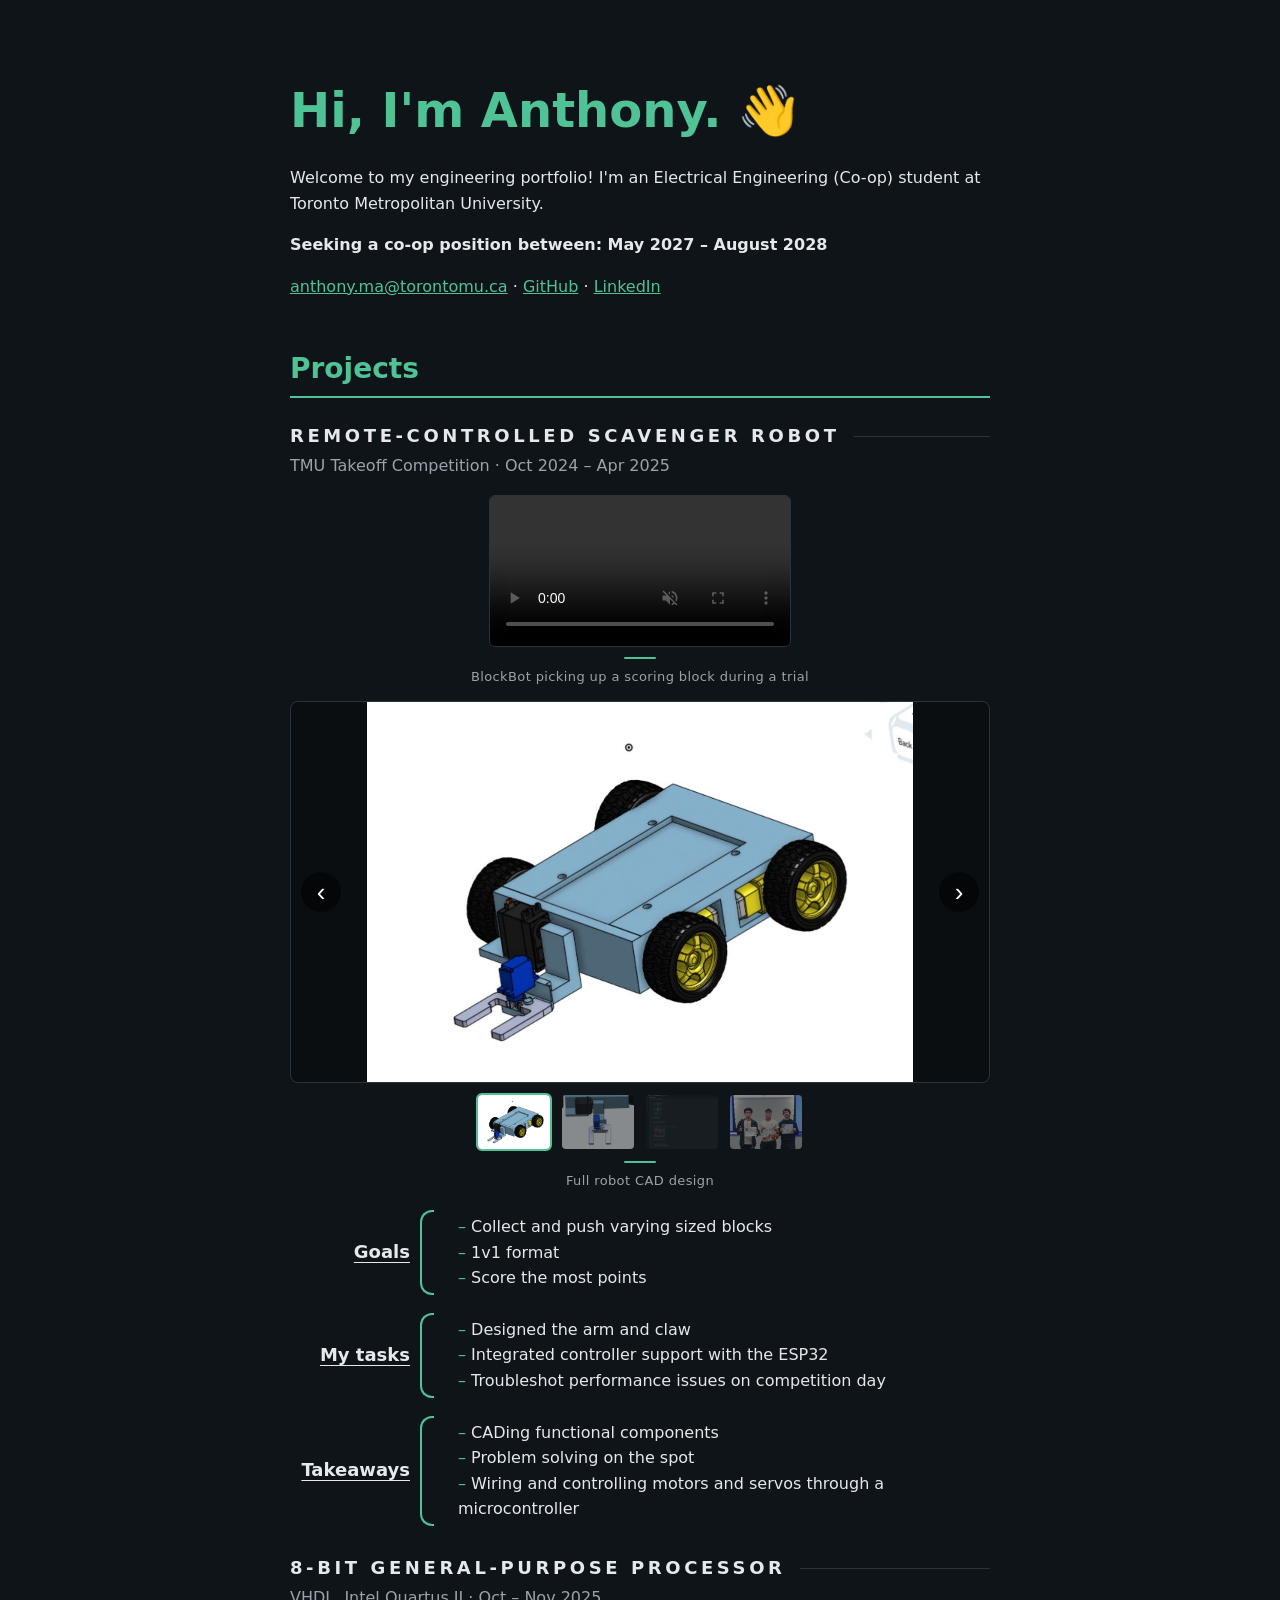
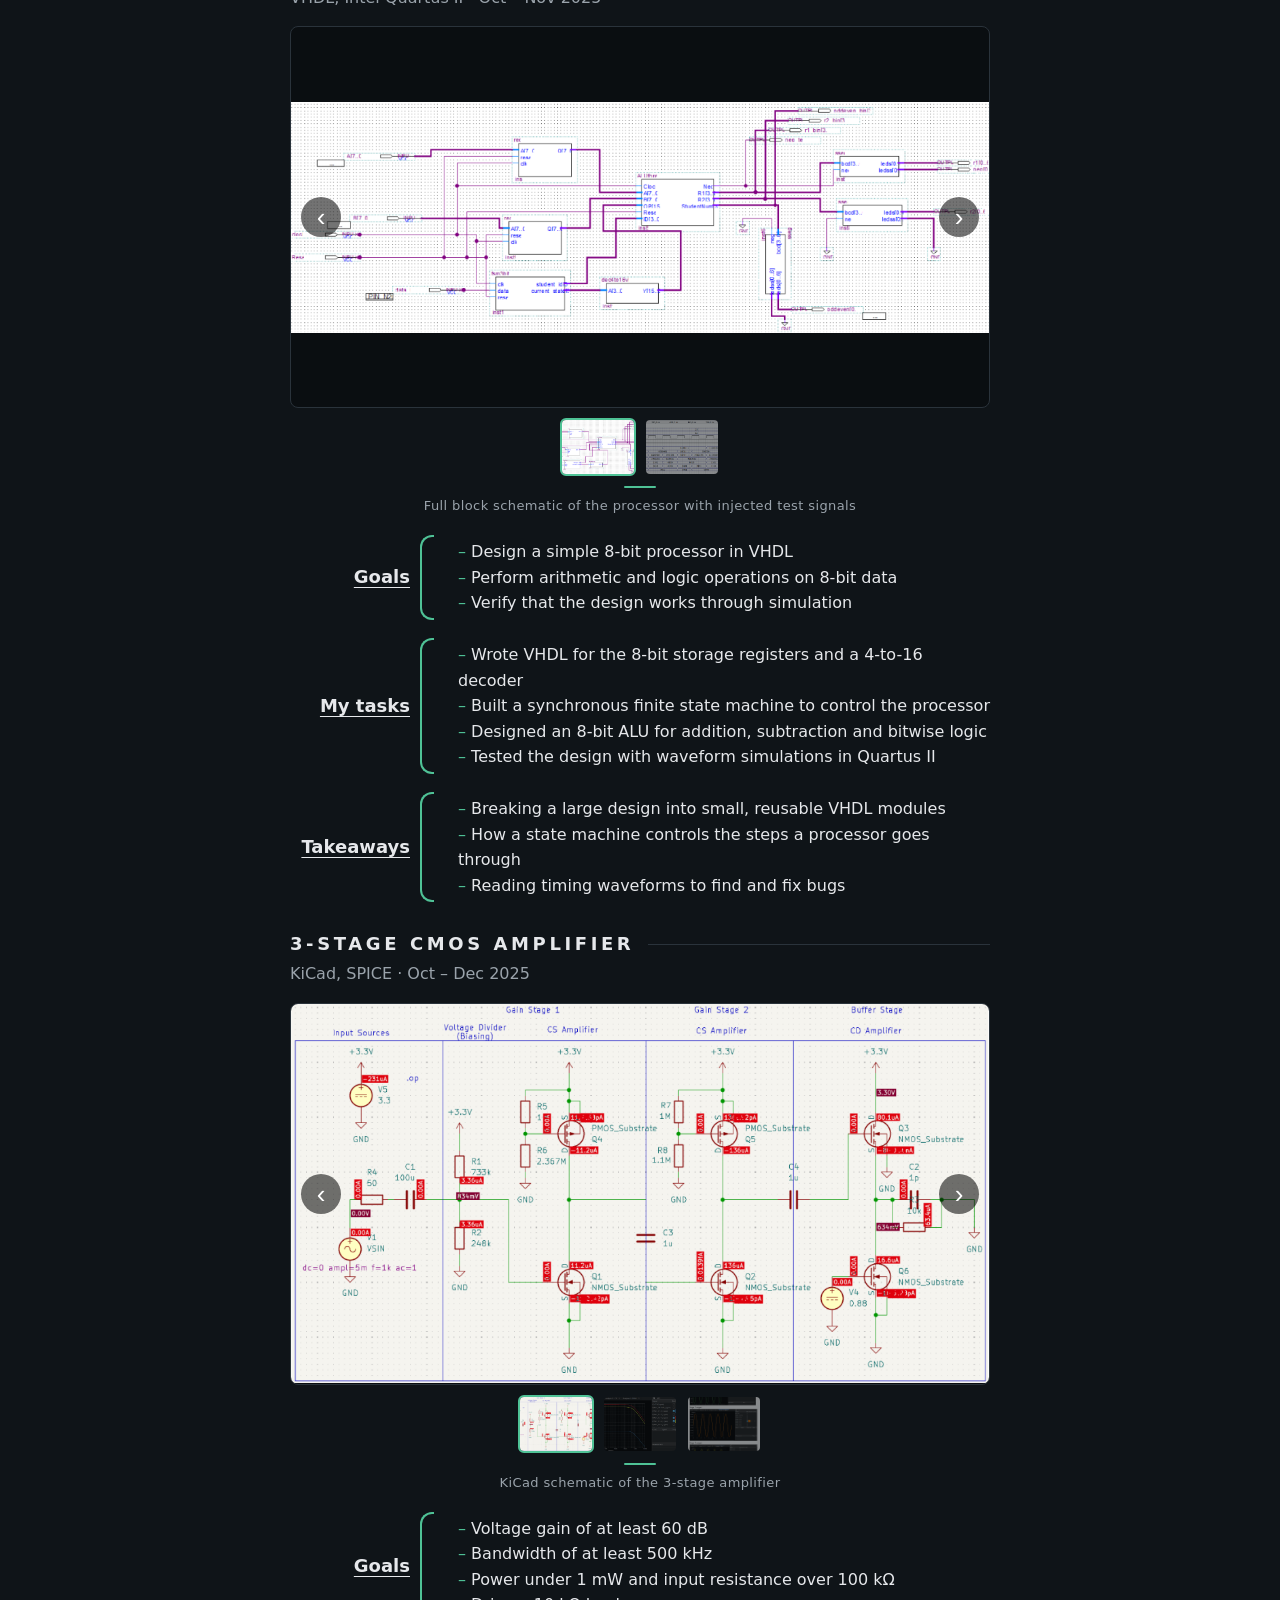
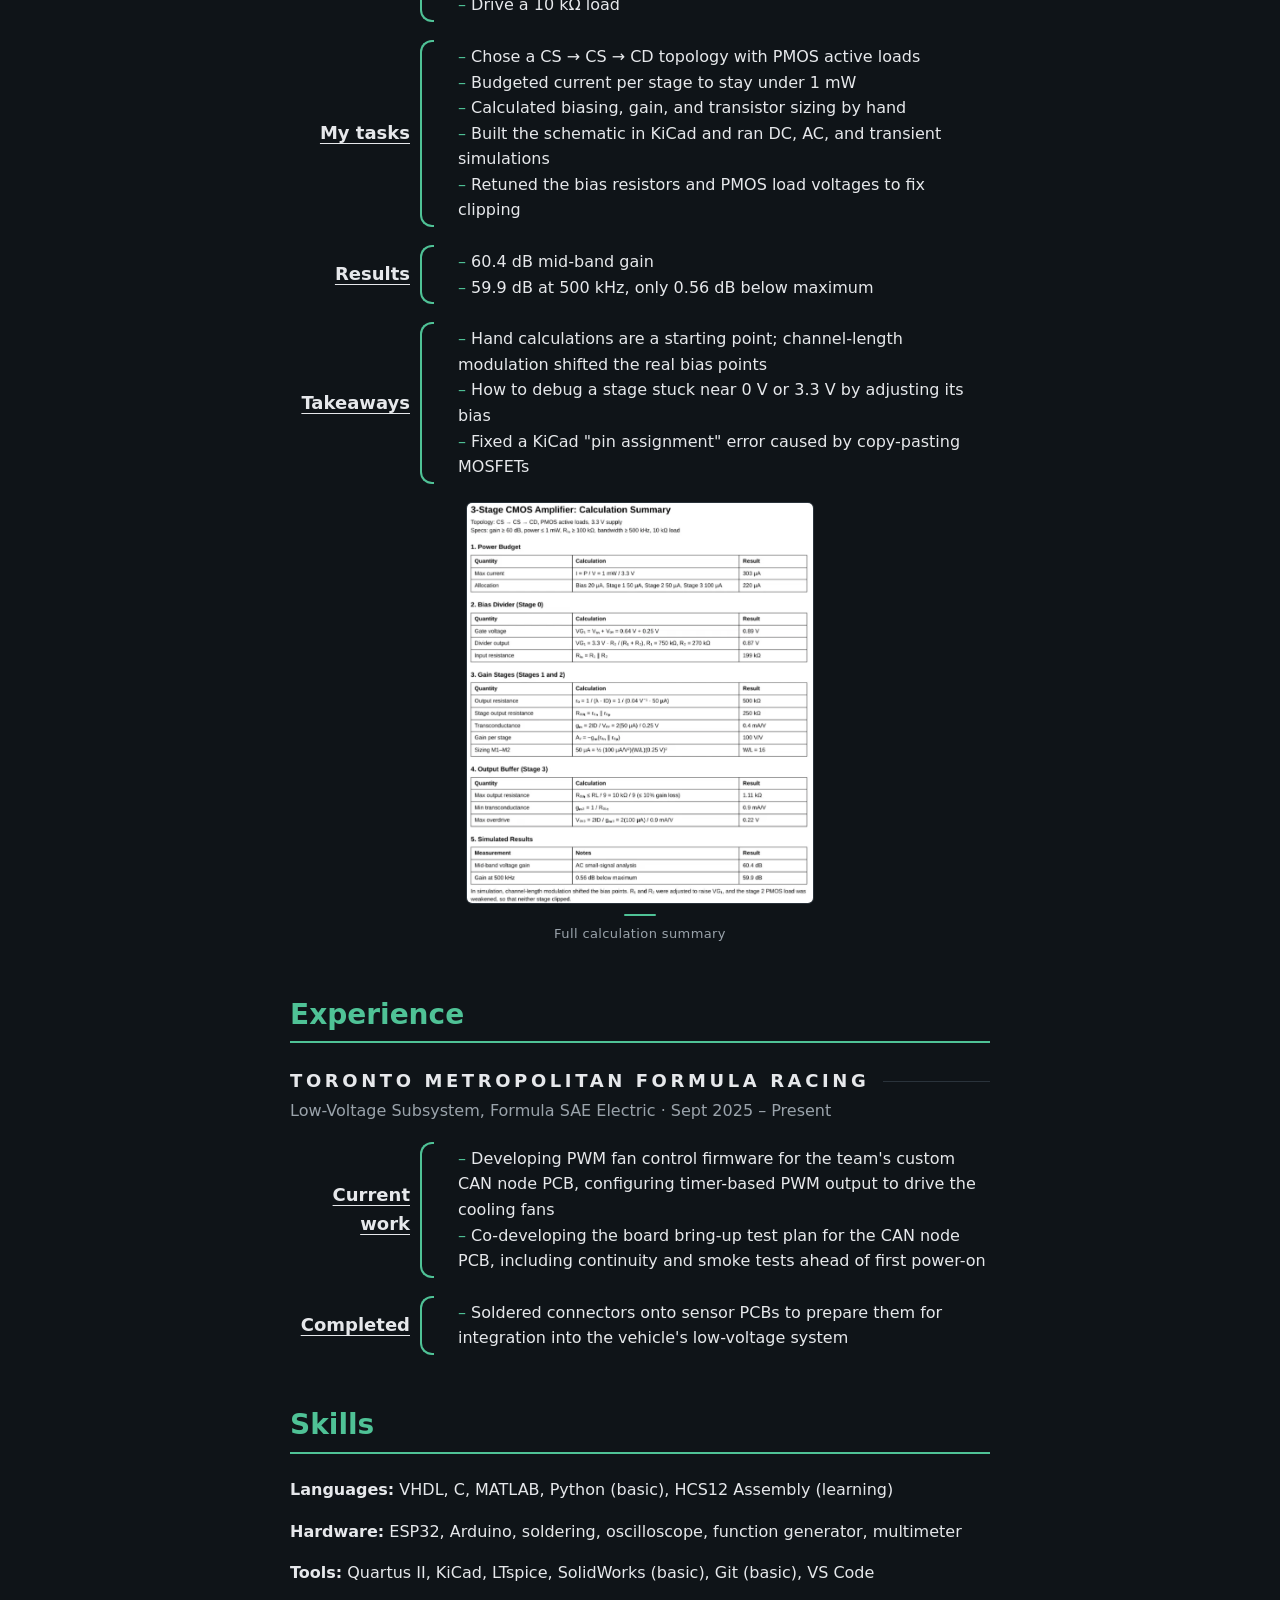
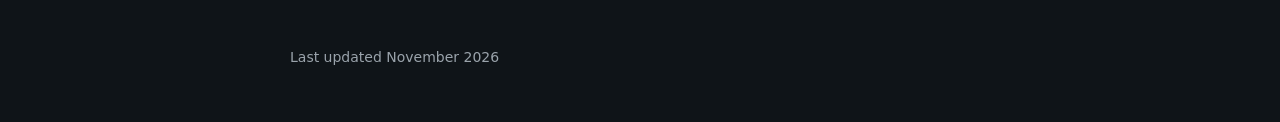
<file: index.html>
<!DOCTYPE html>
<html lang="en">
<head>
  <meta charset="utf-8">
  <meta name="viewport" content="width=device-width, initial-scale=1">
  <title>Anthony Ma</title>
  <link rel="stylesheet" href="style.css">
</head>
<body>

  <!-- ===== ABOUT ME ===== -->
  <header>
    <h1>Hi, I'm Anthony. 👋 </h1>
    <p> Welcome to my engineering portfolio! I'm an Electrical Engineering (Co-op) student at Toronto Metropolitan University.</p>
    <p><strong>Seeking a co-op position between: May 2027 – August 2028</strong></p>
    <p>
      <a href="mailto:anthony.ma@torontomu.ca">anthony.ma@torontomu.ca</a> ·
      <a href="https://github.com/bobyob">GitHub</a> ·
      <a href="https://www.linkedin.com/in/anthony-ma-451090327/">LinkedIn</a>
      <!-- To add LinkedIn, put this line here:  · <a href="YOUR LINKEDIN URL">LinkedIn</a> -->
    </p>
  </header>


  <!-- ===== PROJECTS ===== -->
  <h2>Projects</h2>

  <!-- To add a project: copy everything from <div class="project"> to its </div>,
       paste it below the others, and change the text. -->


<! -- remote-controlled scavenger robot -->
  <div class="project">
    <h3>Remote-Controlled Scavenger Robot</h3>
    <p class="info">TMU Takeoff Competition · Oct 2024 – Apr 2025</p>

    
    <figure>
      <video src="images/BlockBot_Demo.mp4" controls muted playsinline></video>
      <figcaption>BlockBot picking up a scoring block during a trial</figcaption>
    </figure>

    <figure class="gallery">
      <div class="gallery-main">
        <button class="gallery-arrow prev" aria-label="Previous photo">‹</button>
        <img class="gallery-big" src="images/scavengerbot_2.jpg" alt="Full robot CAD design">
        <button class="gallery-arrow next" aria-label="Next photo">›</button>
      </div>

      <!-- Thumbnails: add one <img> line per photo. The alt text becomes the caption. -->
      <div class="gallery-thumbs">
        <img src="images/scavengerbot_2.jpg" alt="Full robot CAD design">
        <img src="images/scavengerbot_4.png" alt="Arm Close-up">
        <img src="images/scavengerbot_3.jpg" alt="ESP32 Arduino Code and Connections">
        <img src="images/scavengerbot_1.jpg" alt="Team Picture and Competition Results">
      </div>

      <figcaption></figcaption>
    </figure>

    <div class="row">
      <h4 class="row-label">Goals</h4>
      <ul class="row-list">
        <li>Collect and push varying sized blocks</li>
        <li>1v1 format</li>
        <li>Score the most points</li>
      </ul>
    </div>

    <div class="row">
      <h4 class="row-label">My tasks</h4>
      <ul class="row-list">
        <li>Designed the arm and claw</li>
        <li>Integrated controller support with the ESP32</li>
        <li>Troubleshot performance issues on competition day</li>
      </ul>
    </div>

    <div class="row">
      <h4 class="row-label">Takeaways</h4>
      <ul class="row-list">
        <li>CADing functional components</li>
        <li>Problem solving on the spot</li>
        <li>Wiring and controlling motors and servos through a microcontroller</li>
      </ul>
    </div>

  </div>



    <!-- 8-bit general-purpose processor -->
  <div class="project">
    <h3>8-bit General-Purpose Processor</h3>
    <p class="info">VHDL, Intel Quartus II · Oct – Nov 2025</p>

    <figure class="gallery">
      <div class="gallery-main">
        <button class="gallery-arrow prev" aria-label="Previous photo">‹</button>
        <img class="gallery-big" src="images/processor_1.png" alt="Full block schematic of the processor with injected test signals">
        <button class="gallery-arrow next" aria-label="Next photo">›</button>
      </div>

      <div class="gallery-thumbs">
        <img src="images/processor_1.png" alt="Full block schematic of the processor with injected test signals">
        <img src="images/processor_2.png" alt="Waveform for the injected test signals">
      </div>

      <figcaption></figcaption>
    </figure>

    <div class="row">
      <h4 class="row-label">Goals</h4>
      <ul class="row-list">
        <li>Design a simple 8-bit processor in VHDL</li>
        <li>Perform arithmetic and logic operations on 8-bit data</li>
        <li>Verify that the design works through simulation</li>
      </ul>
    </div>

    <div class="row">
      <h4 class="row-label">My tasks</h4>
      <ul class="row-list">
        <li>Wrote VHDL for the 8-bit storage registers and a 4-to-16 decoder</li>
        <li>Built a synchronous finite state machine to control the processor</li>
        <li>Designed an 8-bit ALU for addition, subtraction and bitwise logic</li>
        <li>Tested the design with waveform simulations in Quartus II</li>
      </ul>
    </div>

    <div class="row">
      <h4 class="row-label">Takeaways</h4>
      <ul class="row-list">
        <li>Breaking a large design into small, reusable VHDL modules</li>
        <li>How a state machine controls the steps a processor goes through</li>
        <li>Reading timing waveforms to find and fix bugs</li>
      </ul>
    </div>
  </div>





  <!-- 3-stage CMOS amplifier -->
  <div class="project">
    <h3>3-Stage CMOS Amplifier</h3>
    <p class="info">KiCad, SPICE · Oct – Dec 2025</p>
    <!-- Check this date: your lab report says Design Project W2026 -->

    <figure class="gallery">
      <div class="gallery-main">
        <button class="gallery-arrow prev" aria-label="Previous photo">‹</button>
        <img class="gallery-big" src="images/cmos_1.png" alt="KiCad schematic of the 3-stage amplifier">
        <button class="gallery-arrow next" aria-label="Next photo">›</button>
      </div>

      <!-- Thumbnails: add one <img> line per photo. The alt text becomes the caption. -->
      <div class="gallery-thumbs">
        <img src="images/cmos_1.png" alt="KiCad schematic of the 3-stage amplifier">
        <img src="images/cmos_2.png" alt="AC analysis: 60.4 dB gain, 59.9 dB at 500 kHz">
        <img src="images/cmos_3.png" alt="Transient analysis of each stage's output">
      </div>

      <figcaption></figcaption>
    </figure>

    <div class="row">
      <h4 class="row-label">Goals</h4>
      <ul class="row-list">
        <li>Voltage gain of at least 60 dB</li>
        <li>Bandwidth of at least 500 kHz</li>
        <li>Power under 1 mW and input resistance over 100 kΩ</li>
        <li>Drive a 10 kΩ load</li>
      </ul>
    </div>

    <div class="row">
      <h4 class="row-label">My tasks</h4>
      <ul class="row-list">
        <li>Chose a CS → CS → CD topology with PMOS active loads</li>
        <li>Budgeted current per stage to stay under 1 mW</li>
        <li>Calculated biasing, gain, and transistor sizing by hand</li>
        <li>Built the schematic in KiCad and ran DC, AC, and transient simulations</li>
        <li>Retuned the bias resistors and PMOS load voltages to fix clipping</li>
      </ul>
    </div>

    <div class="row">
      <h4 class="row-label">Results</h4>
      <ul class="row-list">
        <li>60.4 dB mid-band gain</li>
        <li>59.9 dB at 500 kHz, only 0.56 dB below maximum</li>
      </ul>
    </div>

    <div class="row">
      <h4 class="row-label">Takeaways</h4>
      <ul class="row-list">
        <li>Hand calculations are a starting point; channel-length modulation shifted the real bias points</li>
        <li>How to debug a stage stuck near 0 V or 3.3 V by adjusting its bias</li>
        <li>Fixed a KiCad "pin assignment" error caused by copy-pasting MOSFETs</li>
      </ul>
    </div>

    <figure>
      <img class="wide" src="images/cmos_4.png" alt="Calculation summary for the 3-stage CMOS amplifier">
      <figcaption>Full calculation summary</figcaption>
    </figure>
  </div>

  <!-- ===== EXPERIENCE ===== -->
  <h2>Experience</h2>

  <!-- Toronto Metropolitan Formula Racing -->
  <div class="project">
    <h3>Toronto Metropolitan Formula Racing</h3>
    <p class="info">Low-Voltage Subsystem, Formula SAE Electric · Sept 2025 – Present</p>

    <div class="row">
      <h4 class="row-label">Current work</h4>
      <ul class="row-list">
        <li>Developing PWM fan control firmware for the team's custom CAN node PCB, configuring timer-based PWM output to drive the cooling fans</li>
        <li>Co-developing the board bring-up test plan for the CAN node PCB, including continuity and smoke tests ahead of first power-on</li>
      </ul>
    </div>

    <div class="row">
      <h4 class="row-label">Completed</h4>
      <ul class="row-list">
        <li>Soldered connectors onto sensor PCBs to prepare them for integration into the vehicle's low-voltage system</li>
      </ul>
    </div>
  </div>


  <!-- ===== SKILLS ===== -->
  <h2>Skills</h2>
  <p><strong>Languages:</strong> VHDL, C, MATLAB, Python (basic), HCS12 Assembly (learning)</p>
  <p><strong>Hardware:</strong> ESP32, Arduino, soldering, oscilloscope, function generator, multimeter</p>
  <p><strong>Tools:</strong> Quartus II, KiCad, LTspice, SolidWorks (basic), Git (basic), VS Code</p>


  <footer>
    <p>Last updated November 2026</p>
  </footer>

    <script>
    // Mark the page as having JavaScript (so text never stays hidden if this script fails)
    document.documentElement.classList.add("js");

    // Pick what should fade in: section headings and project blocks
    const items = document.querySelectorAll("h2, .project");

    // Watch for each item entering the screen
    const watcher = new IntersectionObserver((entries) => {
      entries.forEach((entry) => {
        if (entry.isIntersecting) {
          entry.target.classList.add("visible");
          watcher.unobserve(entry.target);   // only animate once
        }
      });
    }, { threshold: 0.15 });                  // starts when 100% of it is visible

    items.forEach((item) => {
      item.classList.add("fade");
      watcher.observe(item);
    });

        // ===== PHOTO GALLERY =====
    document.querySelectorAll(".gallery").forEach((gallery) => {
      const big = gallery.querySelector(".gallery-big");
      const thumbs = gallery.querySelectorAll(".gallery-thumbs img");
      const caption = gallery.querySelector("figcaption");
      let current = 0;

      function show(n) {
        current = (n + thumbs.length) % thumbs.length;   // wraps around at the ends
        big.src = thumbs[current].src;
        big.alt = thumbs[current].alt;
        if (caption) caption.textContent = thumbs[current].alt;
        thumbs.forEach((t, k) => t.classList.toggle("active", k === current));
      }

      gallery.querySelector(".prev").addEventListener("click", () => show(current - 1));
      gallery.querySelector(".next").addEventListener("click", () => show(current + 1));
      thumbs.forEach((t, k) => t.addEventListener("click", () => show(k)));

      show(0);   // start on the first photo
    });


  </script>


</body>
</html>
</file>
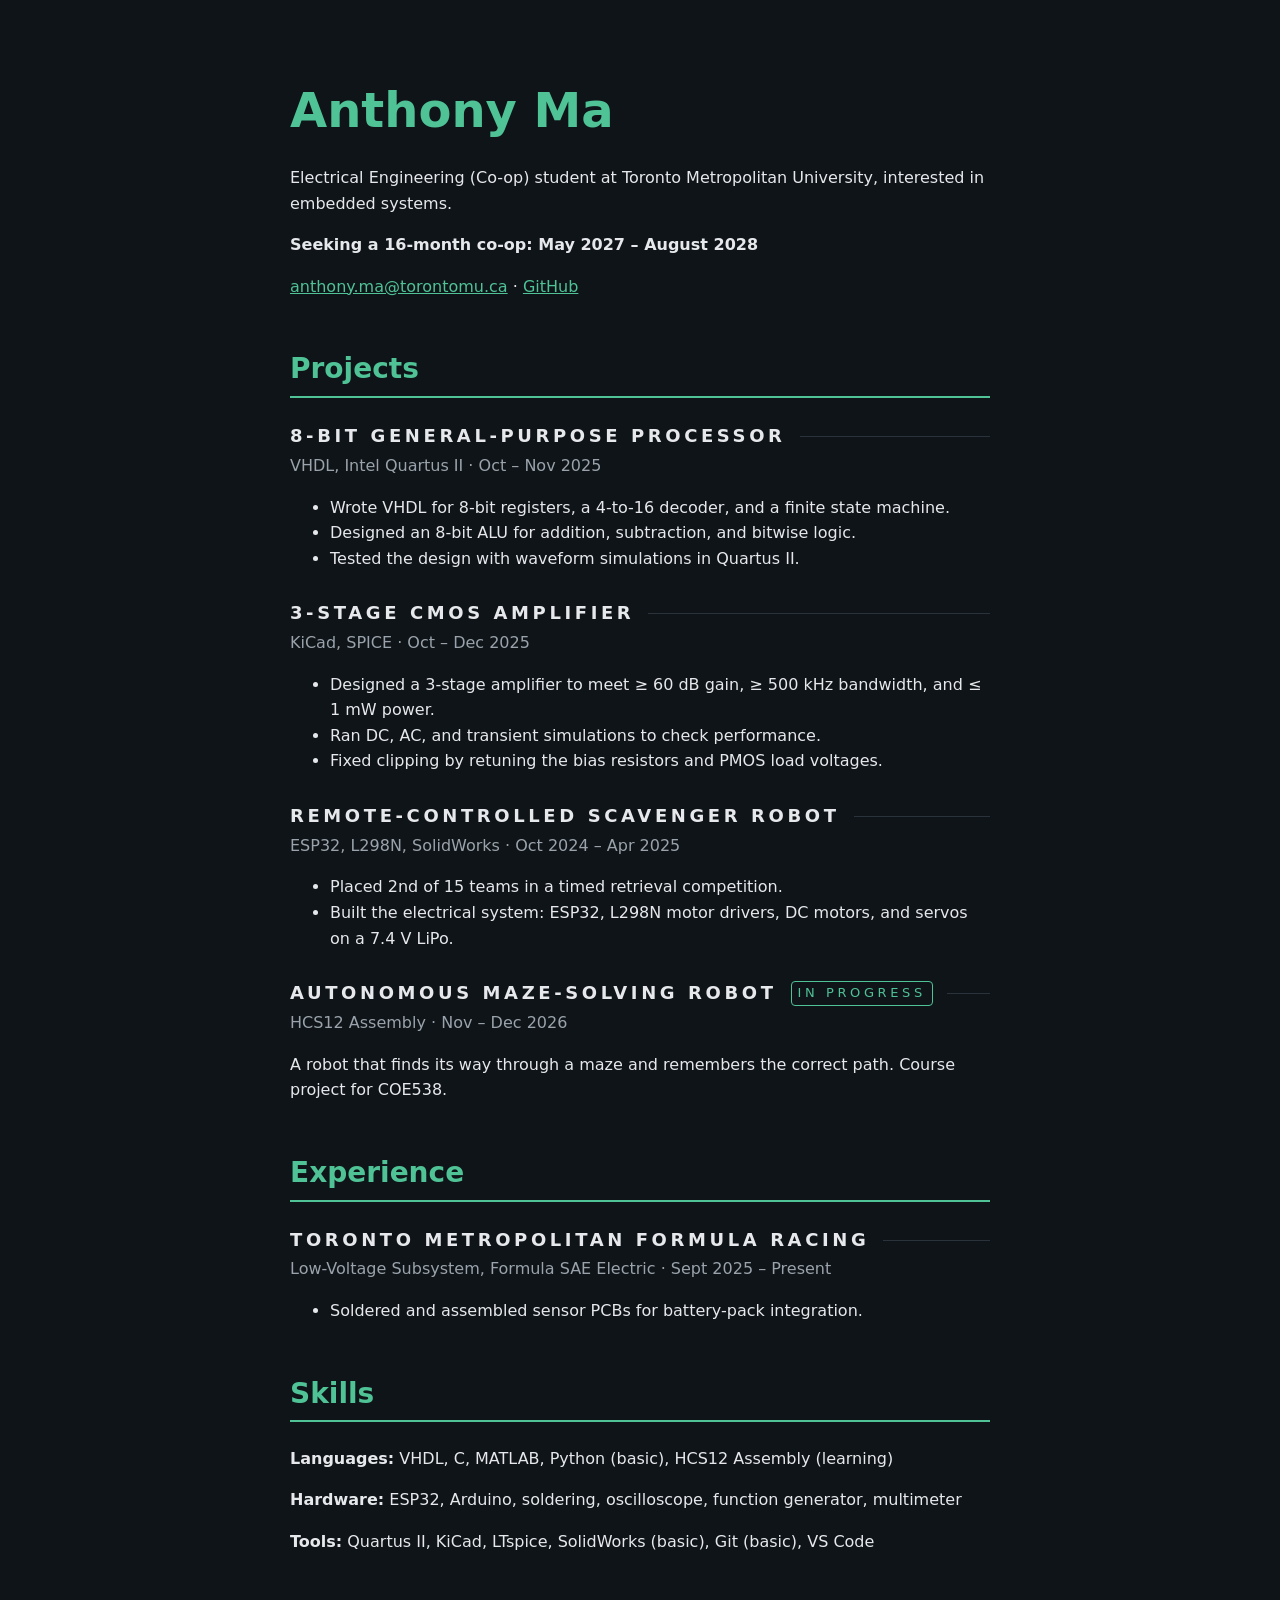
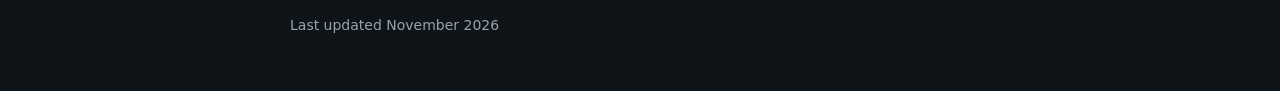
<file: Anthony Ma Portfolio.html>
<!DOCTYPE html>
<html lang="en">
<head>
  <meta charset="utf-8">
  <meta name="viewport" content="width=device-width, initial-scale=1">
  <title>Anthony Ma</title>
  <link rel="stylesheet" href="style.css">
</head>
<body>

  <!-- ===== ABOUT ME ===== -->
  <header>
    <h1>Anthony Ma</h1>
    <p>Electrical Engineering (Co-op) student at Toronto Metropolitan University, interested in embedded systems.</p>
    <p><strong>Seeking a 16-month co-op: May 2027 – August 2028</strong></p>
    <p>
      <a href="mailto:anthony.ma@torontomu.ca">anthony.ma@torontomu.ca</a> ·
      <a href="https://github.com/bobyob">GitHub</a>
      <!-- To add LinkedIn, put this line here:  · <a href="YOUR LINKEDIN URL">LinkedIn</a> -->
    </p>
  </header>


  <!-- ===== PROJECTS ===== -->
  <h2>Projects</h2>

  <!-- To add a project: copy everything from <div class="project"> to its </div>,
       paste it below the others, and change the text. -->

  <div class="project">
    <h3>8-bit General-Purpose Processor</h3>
    <p class="info">VHDL, Intel Quartus II · Oct – Nov 2025</p>
    <ul>
      <li>Wrote VHDL for 8-bit registers, a 4-to-16 decoder, and a finite state machine.</li>
      <li>Designed an 8-bit ALU for addition, subtraction, and bitwise logic.</li>
      <li>Tested the design with waveform simulations in Quartus II.</li>
    </ul>
  </div>

  <div class="project">
    <h3>3-Stage CMOS Amplifier</h3>
    <p class="info">KiCad, SPICE · Oct – Dec 2025</p>
    <ul>
      <li>Designed a 3-stage amplifier to meet ≥ 60 dB gain, ≥ 500 kHz bandwidth, and ≤ 1 mW power.</li>
      <li>Ran DC, AC, and transient simulations to check performance.</li>
      <li>Fixed clipping by retuning the bias resistors and PMOS load voltages.</li>
    </ul>
  </div>

  <div class="project">
    <h3>Remote-Controlled Scavenger Robot</h3>
    <p class="info">ESP32, L298N, SolidWorks · Oct 2024 – Apr 2025</p>
    <ul>
      <li>Placed 2nd of 15 teams in a timed retrieval competition.</li>
      <li>Built the electrical system: ESP32, L298N motor drivers, DC motors, and servos on a 7.4 V LiPo.</li>
    </ul>
    <!-- To add a photo: put the image in your folder, then add:  <img src="robot.jpg" alt="Scavenger robot"> -->
  </div>

  <div class="project">
    <h3>Autonomous Maze-Solving Robot <span class="tag">In progress</span></h3>
    <p class="info">HCS12 Assembly · Nov – Dec 2026</p>
    <p>A robot that finds its way through a maze and remembers the correct path. Course project for COE538.</p>
  </div>


  <!-- ===== EXPERIENCE ===== -->
  <h2>Experience</h2>

  <div class="project">
    <h3>Toronto Metropolitan Formula Racing</h3>
    <p class="info">Low-Voltage Subsystem, Formula SAE Electric · Sept 2025 – Present</p>
    <ul>
      <li>Soldered and assembled sensor PCBs for battery-pack integration.</li>
    </ul>
  </div>


  <!-- ===== SKILLS ===== -->
  <h2>Skills</h2>
  <p><strong>Languages:</strong> VHDL, C, MATLAB, Python (basic), HCS12 Assembly (learning)</p>
  <p><strong>Hardware:</strong> ESP32, Arduino, soldering, oscilloscope, function generator, multimeter</p>
  <p><strong>Tools:</strong> Quartus II, KiCad, LTspice, SolidWorks (basic), Git (basic), VS Code</p>


  <footer>
    <p>Last updated November 2026</p>
  </footer>

</body>
</html>
</file>
<file: style.css>
/* ===== COLOURS AND FONT =====
   Change these to restyle the whole site. */
:root {
  --grid: #1a232a; 
  --text: #e6e8eb;        /* light gray text */
  --gray: #9aa3ab;        /* dimmer text for dates/tools */
  --accent: #4fc296;      /* brighter green, readable on dark */
  --background: #0f1418;  /* dark blue-black */
  --border: #2a333b;      /* subtle lines and borders */
}

/* ===== PAGE ===== */
body {
  font-family: system-ui, "Segoe UI", Arial, sans-serif;
  color: var(--text);
  background: var(--background);
  max-width: 700px;      /* how wide the page gets */
  margin: 0 auto;        /* centres the page */
  padding: 40px 20px;
  line-height: 1.6;
}

a {
  color: var(--accent);
}

/* ===== HEADINGS ===== */
h1 {
  font-size: 48px;
  margin-bottom: 0;
  color: var(--accent); 
}

h2 {
  font-size: 28px;           
  color: var(--accent);
  border-bottom: 2px solid var(--accent);
  padding-bottom: 4px;
  margin-top: 48px;
}

/* ===== SECTION LABELS: Projects, Experience ===== */
h3 {
  display: flex;
  align-items: center;
  gap: 14px;
  font-size: 18px;           
  font-weight: 600;
  color: var(--text);
  text-transform: uppercase;
  letter-spacing: 0.2em;      
  margin: 24px 0 2px 0;
}

h3::after {
  content: "";
  flex: 1;                    /* line fills the rest of the row */
  height: 1px;
  background: var(--border);
}

/* ===== h4: bold, underlined, slightly bigger than text ===== */
h4 {
  font-size: 18px;              /* normal text is 16px */
  font-weight: 700;             /* bold */
  text-decoration: underline;
  text-underline-offset: 4px;   /* moves the underline down a little so it doesn't touch the letters */
  color: var(--text);
  margin: 16px 0 4px 0;         /* space above, small gap below */
}


/* ===== PROJECTS ===== */
.project {
  margin-bottom: 28px;
}

.info {               /* the "tools · dates" line */
  color: var(--gray);
  margin-top: 0px;
}

.tag {                /* the "In progress" label */
  font-size: 13px;
  font-weight: normal;
  color: var(--accent);
  border: 1px solid var(--accent);
  border-radius: 4px;
  padding: 1px 6px;
}

img {
  max-width: 100%;      /* keeps photos from being too wide */
  border-radius: 6px;
}

/* ===== FOOTER ===== */
footer {
  color: var(--gray);
  font-size: 14px;
  margin-top: 60px;
}

/* ===== FADE IN ON SCROLL ===== */
.js .fade {
  opacity: 0;
  transform: translateY(20px);              /* starts 20px lower */
  transition: opacity 0.6s ease, transform 0.6s ease;
}

.js .fade.visible {
  opacity: 1;
  transform: none;                          /* slides up into place */
}

/* Turn it off for people who set "reduce motion" on their computer */
@media (prefers-reduced-motion: reduce) {
  .js .fade { opacity: 1; transform: none; transition: none; }
}


figure {
  margin: 0 0 14px 0;      /* removes the browser's default side indent */
}

figure img,
figure video {
  display: block;
  max-width: 100%;
  max-height: 400px;
  width: auto;
  margin: 0 auto;          /* centres the video/image */
  border-radius: 6px;
  border: 1px solid var(--border);
}

figcaption {
  color: var(--gray);
  font-size: 13px;
  letter-spacing: 0.03em;
  text-align: center;
  margin-top: 10px;
}

figcaption::before {
  content: "";
  display: block;
  width: 32px;              /* short line */
  height: 2px;
  background: var(--accent);
  margin: 0 auto 8px auto;  /* centred, with space below it */
  border-radius: 2px;
}


/* ===== PHOTO GALLERY ===== */
.gallery-main {
  position: relative;               /* lets the arrows sit on top of the photo */
  background: #0a0e11;              /* dark box behind photos of different shapes */
  border: 1px solid var(--border);
  border-radius: 8px;
  overflow: hidden;
}

.gallery-big {
  width: 100%;
  height: 380px;                    /* height of the photo area */
  max-height: none;
  object-fit: contain;              /* shows the whole photo without stretching */
  margin: 0;
  border: none;
  border-radius: 0;
}

.gallery-arrow {
  position: absolute;
  top: 50%;
  transform: translateY(-50%);      /* centres the arrows vertically */
  width: 40px;
  height: 40px;
  border-radius: 50%;
  border: none;
  background: rgba(0, 0, 0, 0.55);
  color: white;
  font-size: 26px;
  line-height: 1;
  cursor: pointer;
}

.gallery-arrow:hover {
  background: var(--accent);
  color: var(--background);
}

.gallery-arrow.prev { left: 10px; }
.gallery-arrow.next { right: 10px; }

.gallery-thumbs {
  display: flex;
  justify-content: center;
  gap: 8px;
  margin-top: 10px;
  overflow-x: auto;                 /* scrolls sideways if you have lots of photos */
}

.gallery-thumbs img {
  width: 72px;
  height: 54px;
  max-height: none;
  object-fit: cover;                /* crops thumbnails to the same size */
  margin: 0;
  border: 2px solid transparent;
  border-radius: 6px;
  opacity: 0.5;                     /* dim when not selected */
  cursor: pointer;
  flex-shrink: 0;
}

.gallery-thumbs img.active {
  opacity: 1;
  border-color: var(--accent);      /* green outline on the current photo */
}


/* ===== LABEL + BRACKET + LIST ROWS ===== */
.row {
  display: flex;               /* puts the label and list side by side */
  align-items: center;         /* label lines up with the middle of the list */
  gap: 20px;
  margin: 18px 0;
}

.row-label {
  flex: 0 0 120px;             /* label column is 120px wide */
  text-align: right;
  margin: 0;
}

.row-list {
  position: relative;
  margin: 0;
  padding: 4px 0 4px 28px;
  list-style: none;            /* removes normal bullets */
}

/* The bracket is drawn as a top half and a bottom half */
.row-list::before,
.row-list::after {
  content: "";
  position: absolute;
  left: 0;
  width: 12px;
  height: 50%;
  border-left: 2px solid var(--accent);
  transform: translateX(-10px);
}

.row-list::before {           /* top half, curves at the top */
  top: 0;
  border-top: 2px solid var(--accent);
  border-top-left-radius: 12px;
}

.row-list::after {            /* bottom half, curves at the bottom */
  bottom: 0;
  border-bottom: 2px solid var(--accent);
  border-bottom-left-radius: 12px;
}

.row-list li::before {        /* green dash in front of each item */
  content: "– ";
  color: var(--accent);
}

/* On phones, stack the label above the list */
@media (max-width: 500px) {
  .row {
    flex-direction: column;
    align-items: flex-start;
    gap: 6px;
  }
  .row-label {
    flex: none;
    text-align: left;
  }
}
</file>
